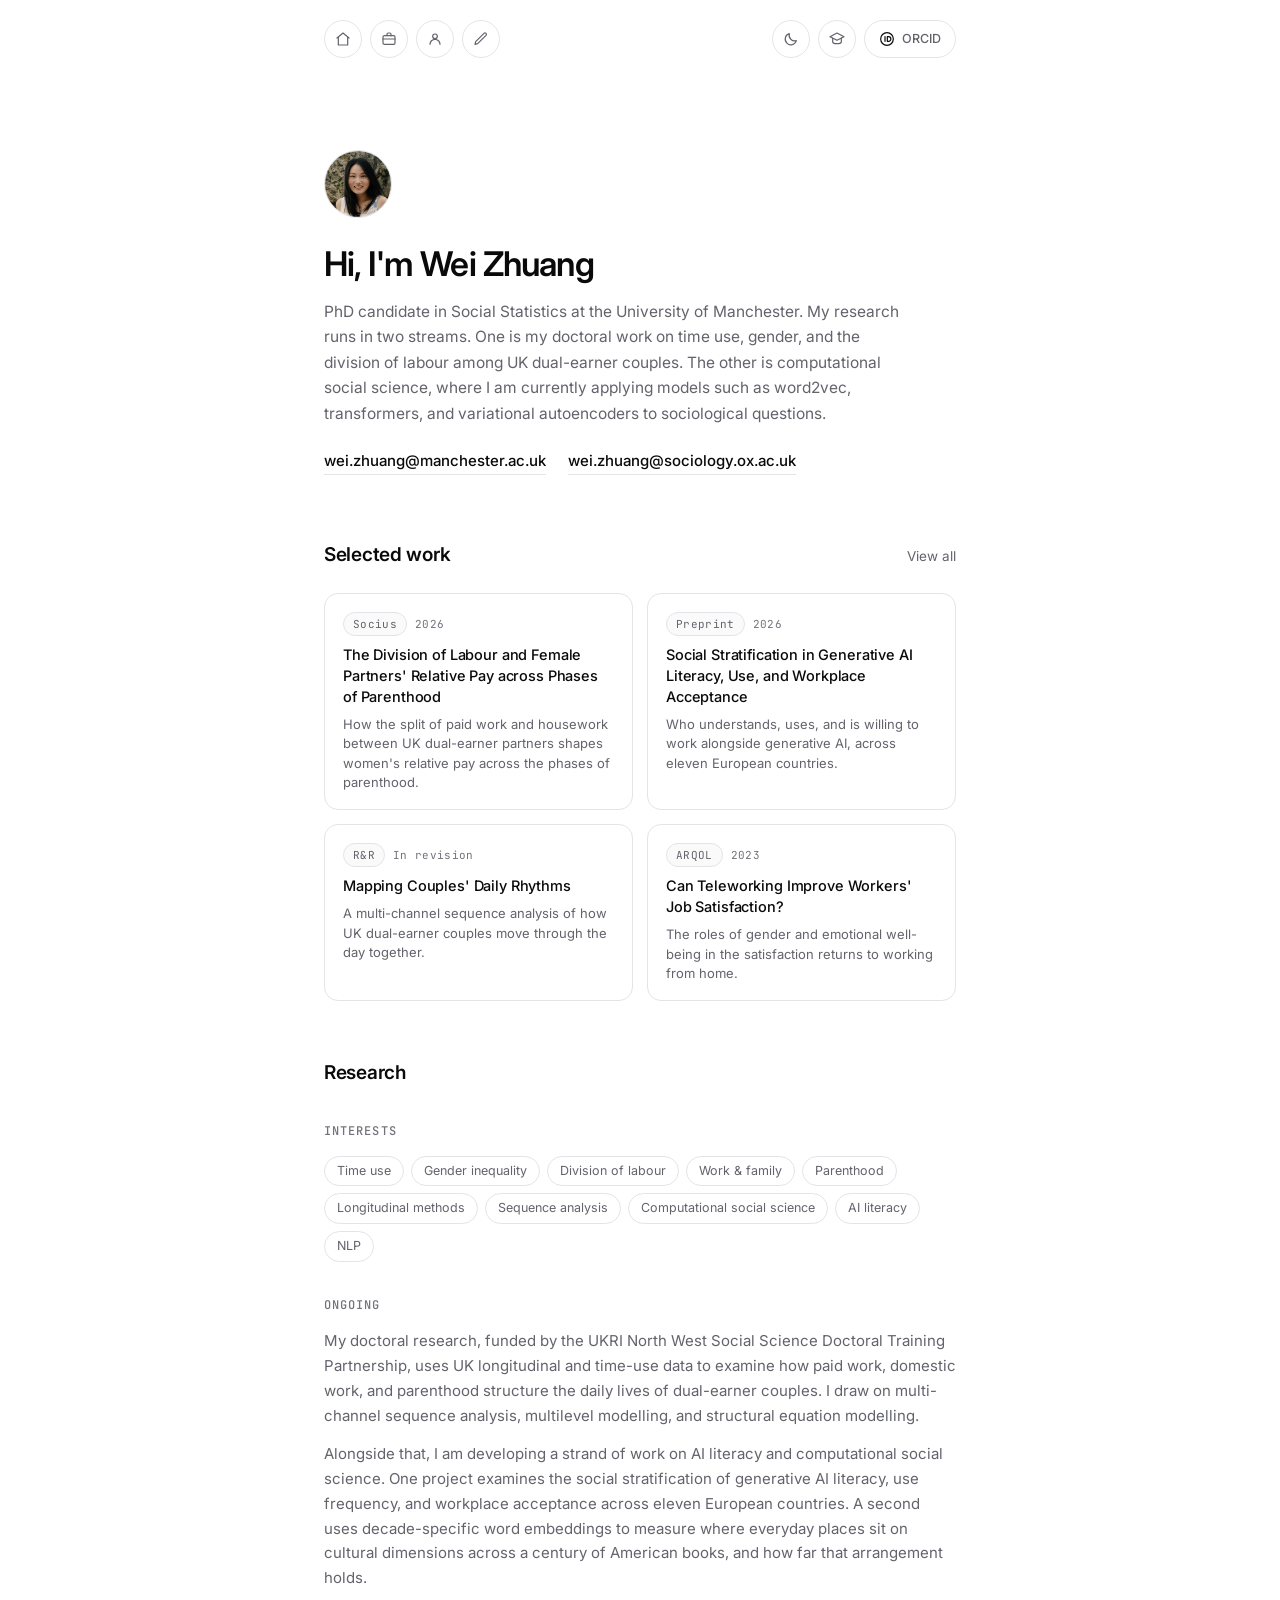
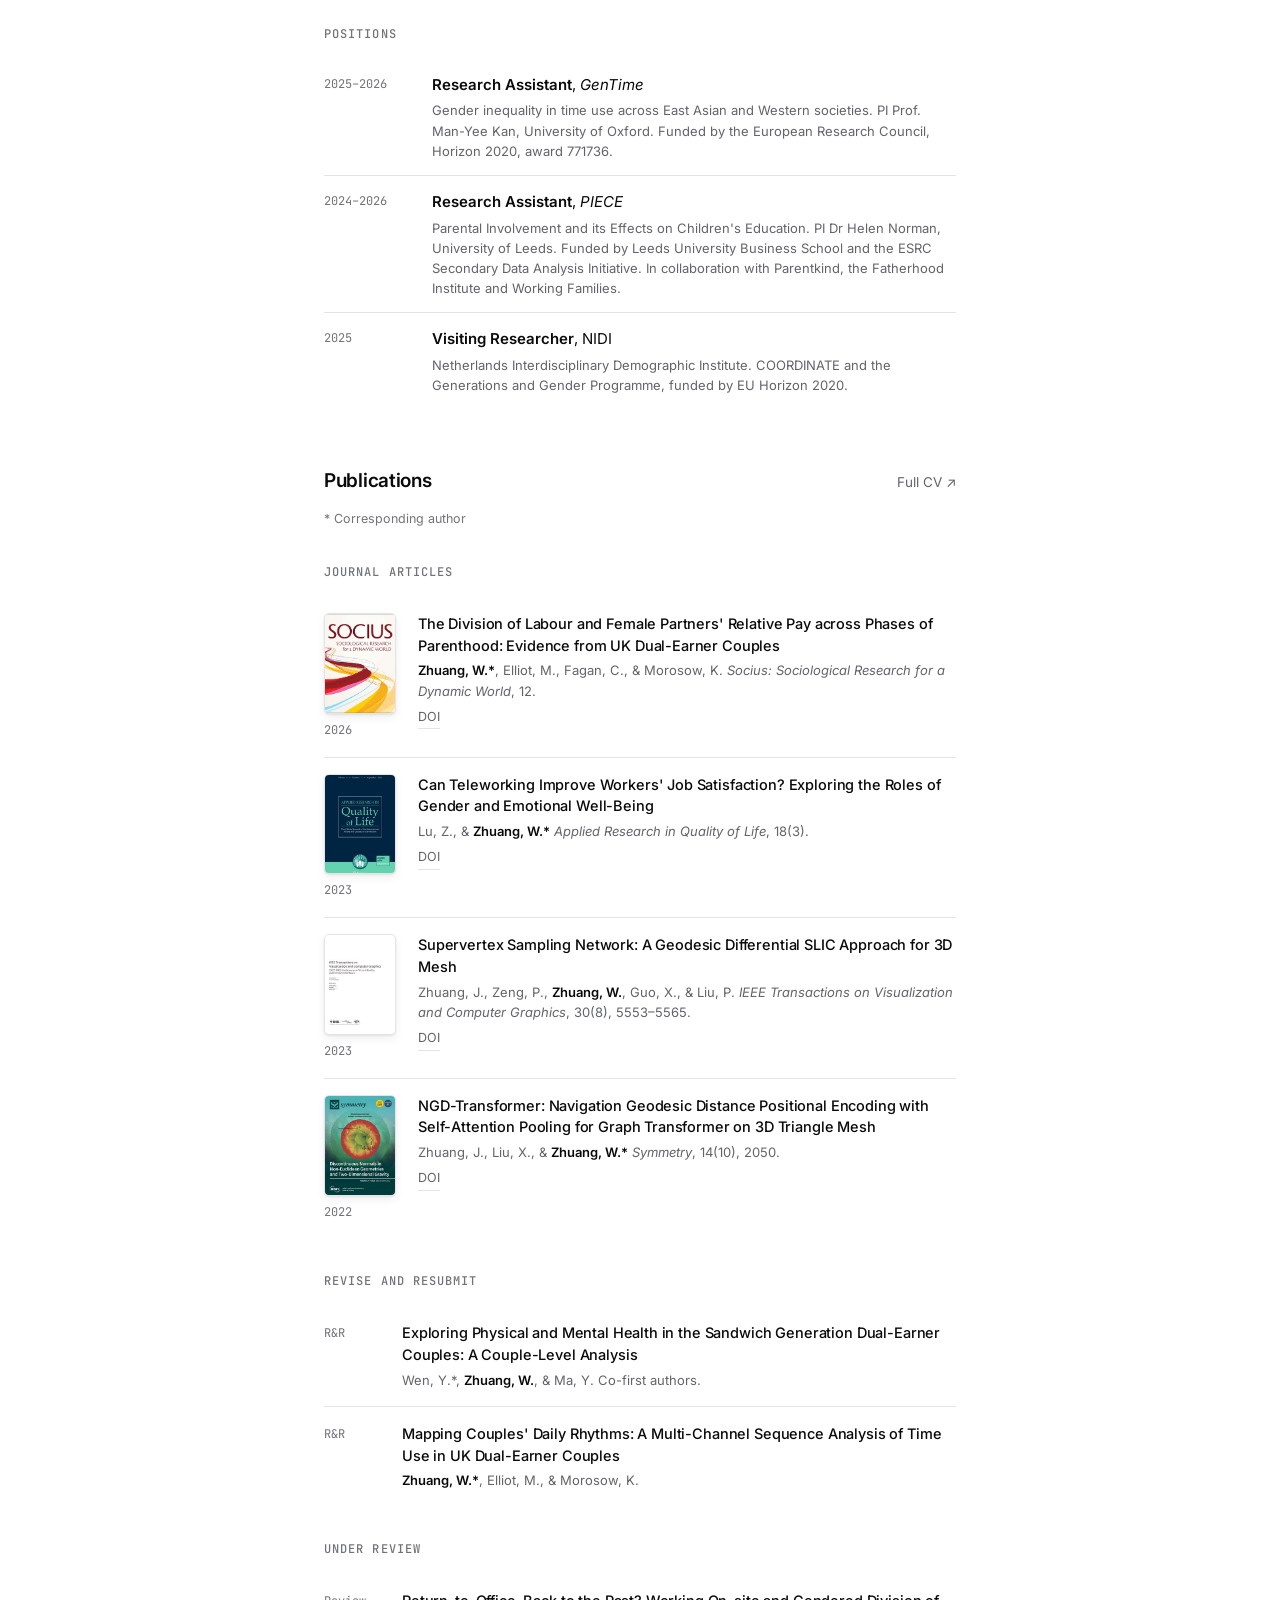
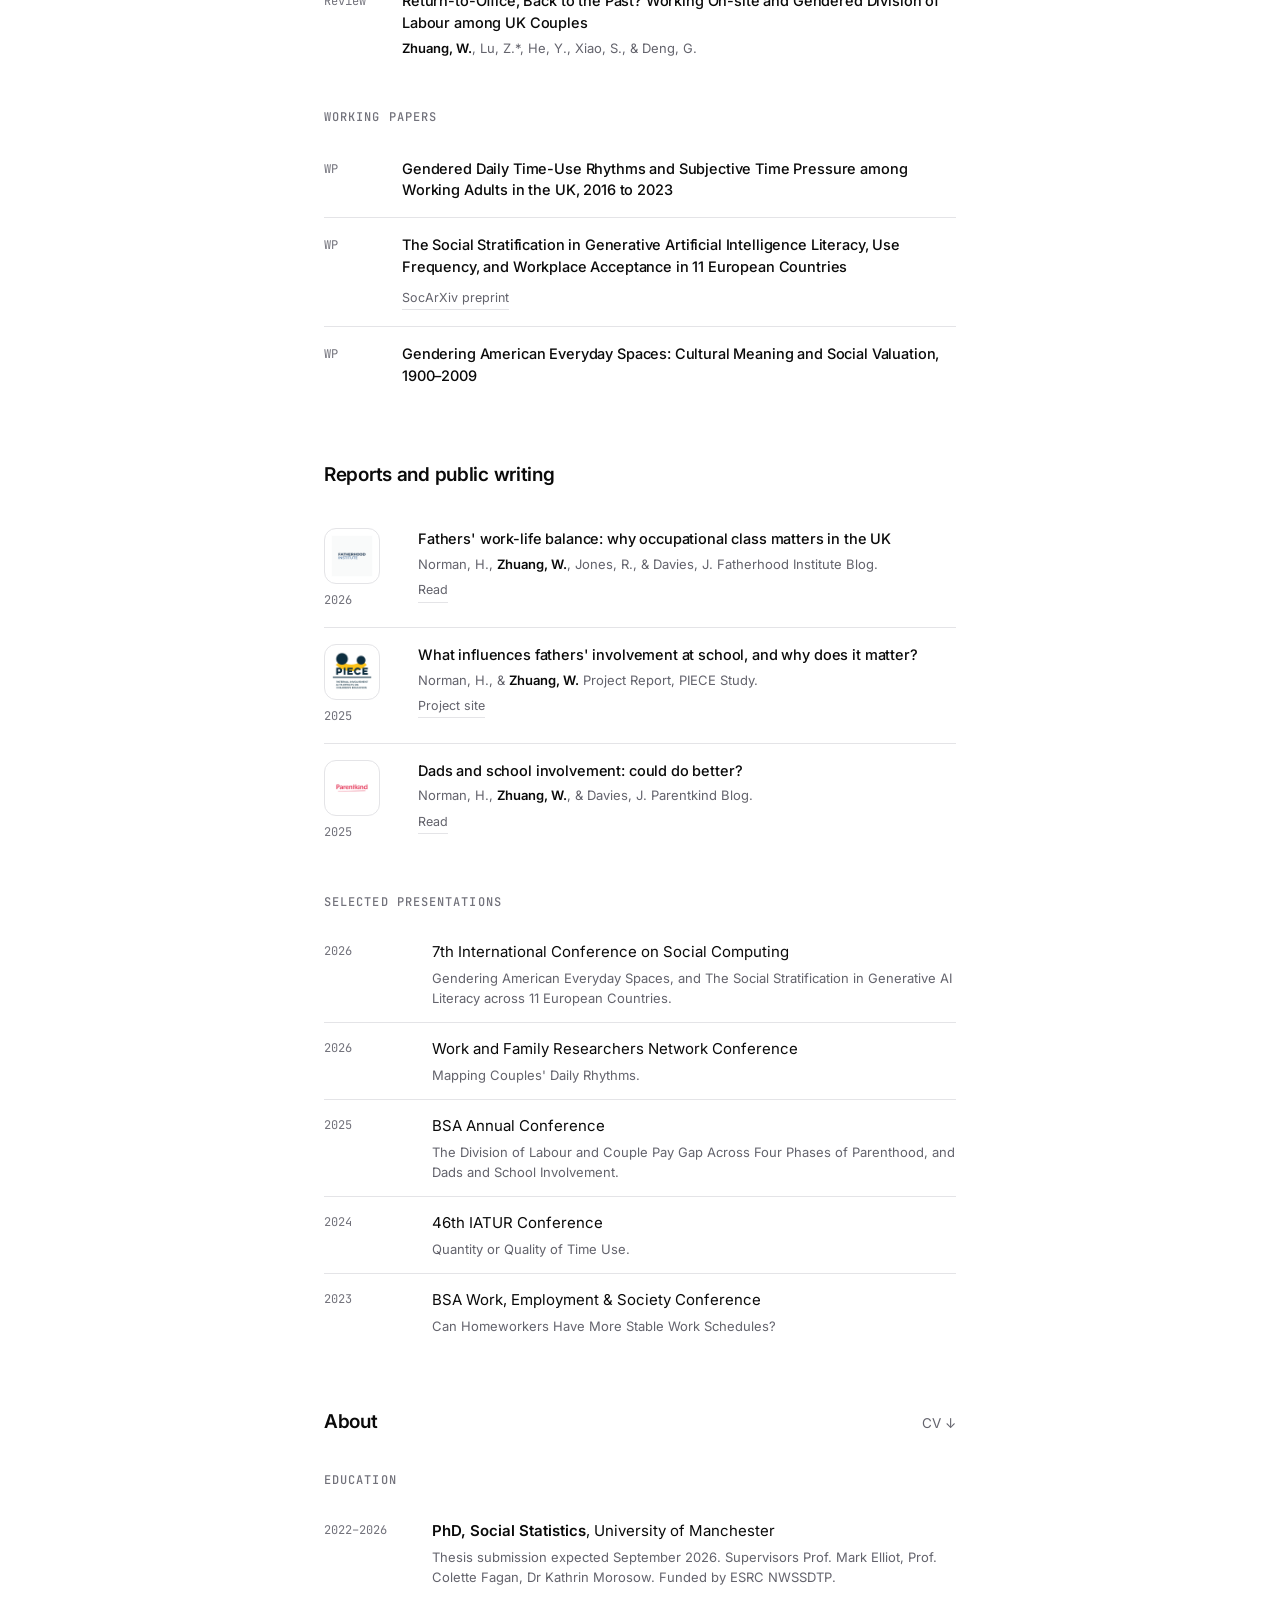
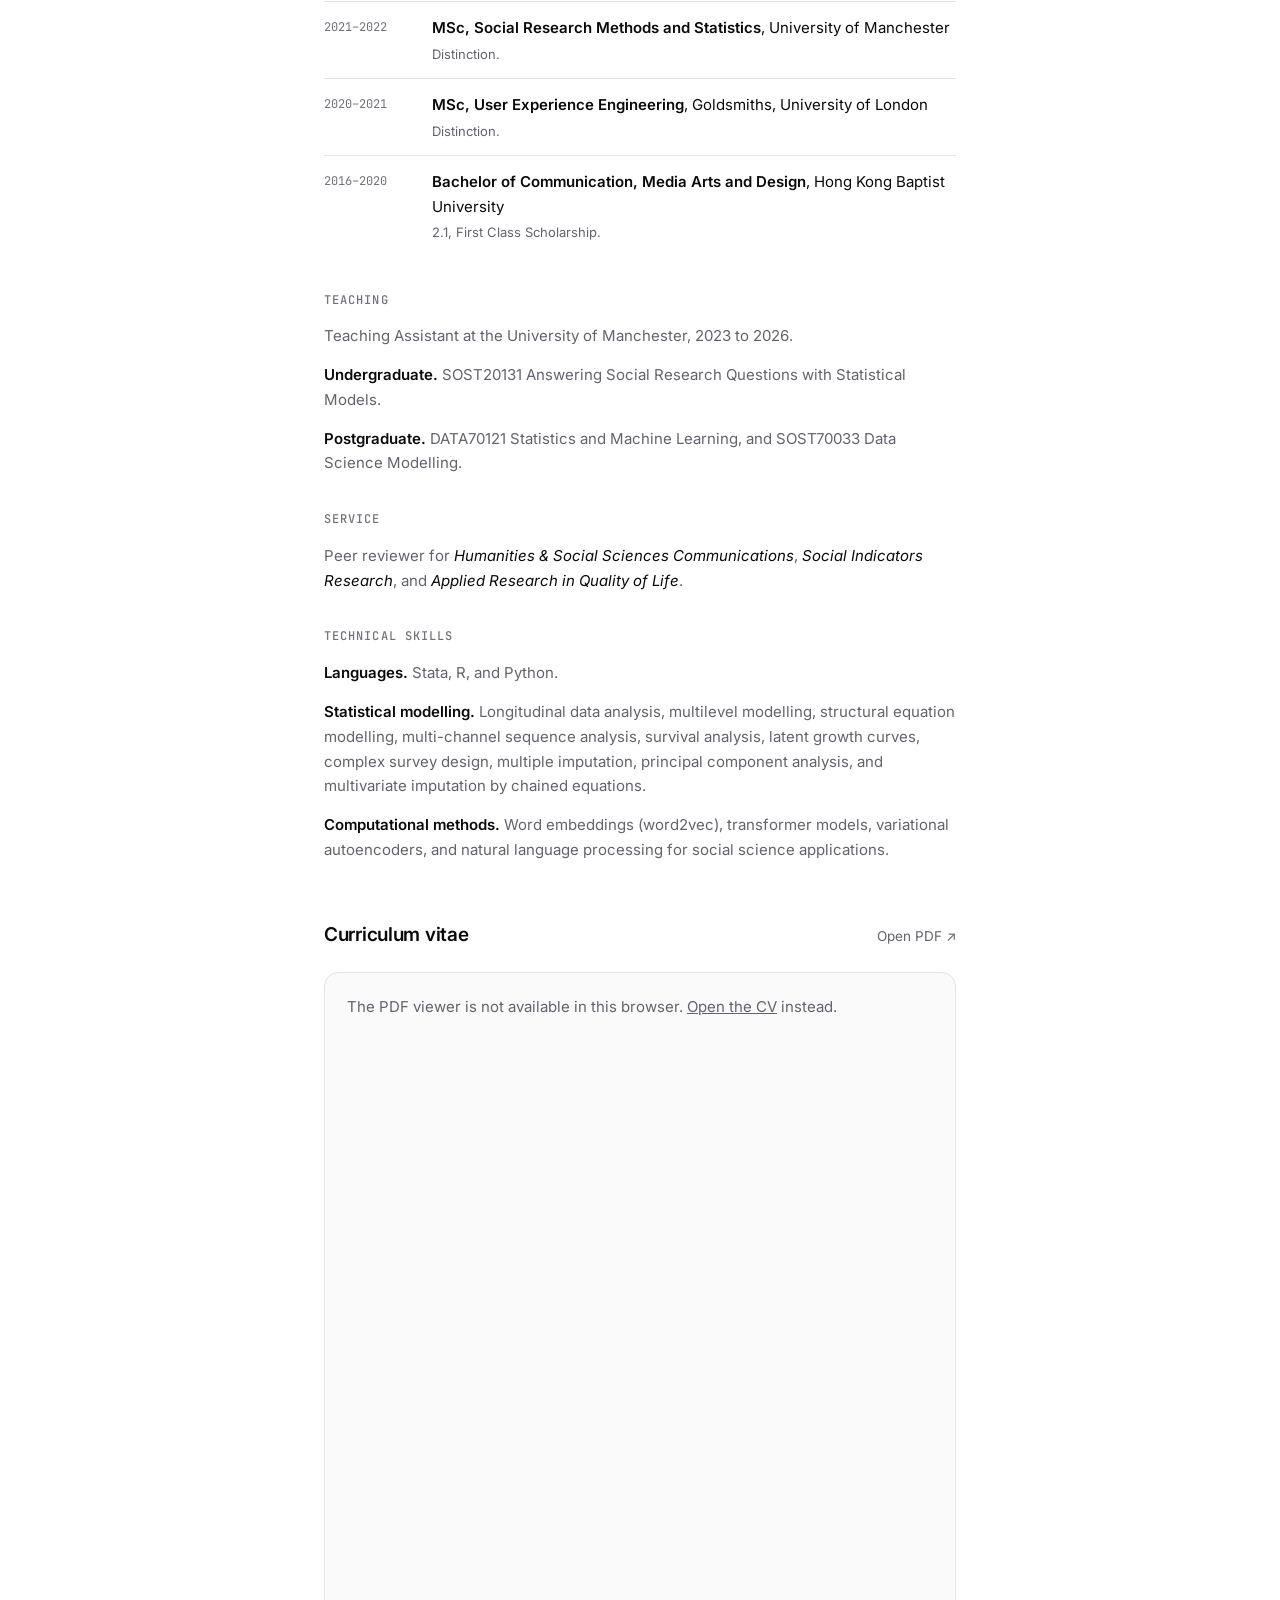
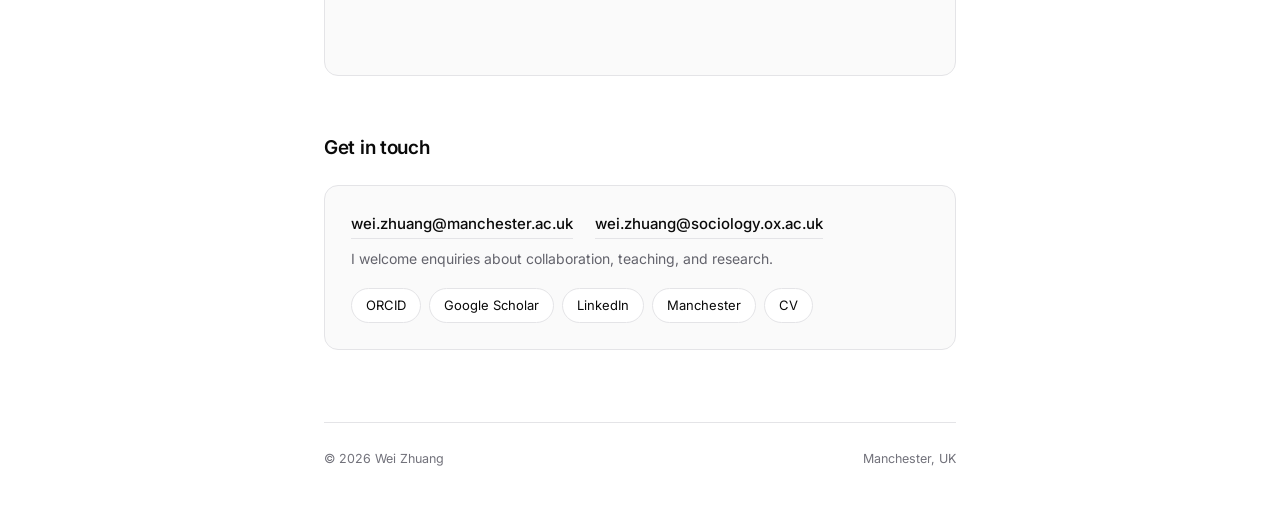
<file: index.html>
<!DOCTYPE html>
<html lang="en">
<head>
<meta charset="UTF-8" />
<meta name="viewport" content="width=device-width, initial-scale=1.0" />
<title>Wei Zhuang</title>
<meta name="description" content="Wei Zhuang, PhD candidate in Social Statistics at the University of Manchester. Research on time use, gender, and the division of labour." />
<script>
  (function () {
    var root = document.documentElement, t = null;
    try {
      var q = new URLSearchParams(location.search).get('theme');
      if (q === 'dark' || q === 'light') {
        t = q;
        if (history.replaceState) {
          var u = new URL(location.href); u.searchParams.delete('theme');
          history.replaceState(null, '', u.pathname + u.search + u.hash);
        }
      } else {
        t = localStorage.getItem('theme');
        if (t !== 'dark' && t !== 'light') t = null;
      }
    } catch (e) {}
    if (t === 'dark' || (!t && matchMedia('(prefers-color-scheme: dark)').matches)) root.classList.add('dark');
  })();
</script>
<link rel="preconnect" href="https://fonts.googleapis.com">
<link rel="preconnect" href="https://fonts.gstatic.com" crossorigin>
<link href="https://fonts.googleapis.com/css2?family=Inter:wght@400;500;600&amp;family=JetBrains+Mono:wght@400;500&amp;display=swap" rel="stylesheet">
<link rel="stylesheet" href="style.css" />
</head>
<body>

<div class="topbar">
  <div class="topbar-inner">
    <nav class="pills">
      <a class="pill" href="#top" aria-label="Home" title="Home">
        <svg aria-hidden="true" focusable="false" viewBox="0 0 24 24" fill="none" stroke="currentColor" stroke-width="1.8" stroke-linecap="round" stroke-linejoin="round"><path d="M3 10.5 12 3l9 7.5"/><path d="M5 9.5V21h14V9.5"/></svg>
      </a>
      <a class="pill" href="#work" aria-label="Work" title="Work">
        <svg aria-hidden="true" focusable="false" viewBox="0 0 24 24" fill="none" stroke="currentColor" stroke-width="1.8" stroke-linecap="round" stroke-linejoin="round"><rect x="3" y="7" width="18" height="13" rx="2"/><path d="M9 7V5a2 2 0 0 1 2-2h2a2 2 0 0 1 2 2v2"/><path d="M3 12h18"/></svg>
      </a>
      <a class="pill" href="#about" aria-label="About" title="About">
        <svg aria-hidden="true" focusable="false" viewBox="0 0 24 24" fill="none" stroke="currentColor" stroke-width="1.8" stroke-linecap="round" stroke-linejoin="round"><circle cx="12" cy="8" r="3.5"/><path d="M4.5 20a7.5 7.5 0 0 1 15 0"/></svg>
      </a>
      <a class="pill" href="#writing" aria-label="Writing" title="Writing">
        <svg aria-hidden="true" focusable="false" viewBox="0 0 24 24" fill="none" stroke="currentColor" stroke-width="1.8" stroke-linecap="round" stroke-linejoin="round"><path d="M16.5 3.5a2.12 2.12 0 0 1 3 3L7 19l-4 1 1-4Z"/></svg>
      </a>
    </nav>

    <div class="pills">
      <button class="pill" id="theme" type="button" aria-label="Switch to dark theme" aria-pressed="false" title="Toggle theme">
        <svg aria-hidden="true" focusable="false" class="moon" viewBox="0 0 24 24" fill="none" stroke="currentColor" stroke-width="1.8" stroke-linecap="round" stroke-linejoin="round"><path d="M20 14.5A8.5 8.5 0 0 1 9.5 4a8.5 8.5 0 1 0 10.5 10.5Z"/></svg>
        <svg aria-hidden="true" focusable="false" class="sun" viewBox="0 0 24 24" fill="none" stroke="currentColor" stroke-width="1.8" stroke-linecap="round" stroke-linejoin="round"><circle cx="12" cy="12" r="4"/><path d="M12 2v2M12 20v2M4.9 4.9l1.4 1.4M17.7 17.7l1.4 1.4M2 12h2M20 12h2M4.9 19.1l1.4-1.4M17.7 6.3l1.4-1.4"/></svg>
      </button>
      <a class="pill" href="https://scholar.google.com/citations?user=qSctp6sAAAAJ&amp;hl=en" target="_blank" rel="noopener" aria-label="Google Scholar" title="Google Scholar">
        <svg aria-hidden="true" focusable="false" viewBox="0 0 24 24" fill="none" stroke="currentColor" stroke-width="1.8" stroke-linecap="round" stroke-linejoin="round"><path d="M12 3 1.5 8.5 12 14l10.5-5.5Z"/><path d="M5.5 10.8V16c0 1.7 2.9 3 6.5 3s6.5-1.3 6.5-3v-5.2"/></svg>
      </a>
      <a class="pill pill-wide" href="https://orcid.org/0000-0002-6992-4039" target="_blank" rel="noopener" aria-label="ORCID" title="ORCID">
        <svg aria-hidden="true" focusable="false" viewBox="0 0 24 24" fill="none" stroke="currentColor" stroke-width="1.8" stroke-linecap="round" stroke-linejoin="round"><circle cx="12" cy="12" r="9.5"/><path d="M9 8.5v7"/><path d="M12.5 15.5v-7h1.8a3.5 3.5 0 0 1 0 7Z"/></svg>
        <span class="count">ORCID</span>
      </a>
    </div>
  </div>
</div>

<div class="wrap" id="top">

  <!-- HERO -->
  <header class="hero">
    <img class="avatar" src="avatar.jpg" alt="Wei Zhuang" />
    <h1>Hi, I'm Wei Zhuang</h1>
    <p class="lead">PhD candidate in Social Statistics at the University of Manchester. My research runs in two streams. One is my doctoral work on time use, gender, and the division of labour among UK dual-earner couples. The other is computational social science, where I am currently applying models such as word2vec, transformers, and variational autoencoders to sociological questions.</p>
    <div class="mails">
      <a class="hero-mail" href="mailto:wei.zhuang@manchester.ac.uk">wei.zhuang@manchester.ac.uk</a>
      <a class="hero-mail" href="mailto:wei.zhuang@sociology.ox.ac.uk">wei.zhuang@sociology.ox.ac.uk</a>
    </div>
  </header>

  <main>

  <!-- SELECTED WORK -->
  <section id="work">
    <div class="sec-head">
      <h2>Selected work</h2>
      <a class="sec-link" href="#publications">View all</a>
    </div>
    <div class="cards">
      <a class="card" href="https://doi.org/10.1177/23780231261461384" target="_blank" rel="noopener">
        <div class="card-top"><span class="badge">Socius</span><span>2026</span></div>
        <p class="card-title">The Division of Labour and Female Partners' Relative Pay across Phases of Parenthood</p>
        <p class="card-meta">How the split of paid work and housework between UK dual-earner partners shapes women's relative pay across the phases of parenthood.</p>
      </a>
      <a class="card" href="https://osf.io/preprints/socarxiv/db7hj" target="_blank" rel="noopener">
        <div class="card-top"><span class="badge">Preprint</span><span>2026</span></div>
        <p class="card-title">Social Stratification in Generative AI Literacy, Use, and Workplace Acceptance</p>
        <p class="card-meta">Who understands, uses, and is willing to work alongside generative AI, across eleven European countries.</p>
      </a>
      <a class="card" href="#publications">
        <div class="card-top"><span class="badge">R&amp;R</span><span>In revision</span></div>
        <p class="card-title">Mapping Couples' Daily Rhythms</p>
        <p class="card-meta">A multi-channel sequence analysis of how UK dual-earner couples move through the day together.</p>
      </a>
      <a class="card" href="https://doi.org/10.1007/s11482-023-10145-4" target="_blank" rel="noopener">
        <div class="card-top"><span class="badge">ARQOL</span><span>2023</span></div>
        <p class="card-title">Can Teleworking Improve Workers' Job Satisfaction?</p>
        <p class="card-meta">The roles of gender and emotional well-being in the satisfaction returns to working from home.</p>
      </a>
    </div>
  </section>

  <!-- RESEARCH -->
  <section id="research">
    <div class="sec-head"><h2>Research</h2></div>

    <h3>Interests</h3>
    <ul class="tags">
      <li>Time use</li>
      <li>Gender inequality</li>
      <li>Division of labour</li>
      <li>Work &amp; family</li>
      <li>Parenthood</li>
      <li>Longitudinal methods</li>
      <li>Sequence analysis</li>
      <li>Computational social science</li>
      <li>AI literacy</li>
      <li>NLP</li>
    </ul>

    <h3>Ongoing</h3>
    <p class="prose">My doctoral research, funded by the UKRI North West Social Science Doctoral Training Partnership, uses UK longitudinal and time-use data to examine how paid work, domestic work, and parenthood structure the daily lives of dual-earner couples. I draw on multi-channel sequence analysis, multilevel modelling, and structural equation modelling.</p>
    <p class="prose">Alongside that, I am developing a strand of work on AI literacy and computational social science. One project examines the social stratification of generative AI literacy, use frequency, and workplace acceptance across eleven European countries. A second uses decade-specific word embeddings to measure where everyday places sit on cultural dimensions across a century of American books, and how far that arrangement holds.</p>

    <h3>Positions</h3>
    <ul class="rows">
      <li><span class="yr">2025–2026</span><span><strong>Research Assistant</strong>, <em>GenTime</em><span class="note">Gender inequality in time use across East Asian and Western societies. PI Prof. Man-Yee Kan, University of Oxford. Funded by the European Research Council, Horizon 2020, award 771736.</span></span></li>
      <li><span class="yr">2024–2026</span><span><strong>Research Assistant</strong>, <em>PIECE</em><span class="note">Parental Involvement and its Effects on Children's Education. PI Dr Helen Norman, University of Leeds. Funded by Leeds University Business School and the ESRC Secondary Data Analysis Initiative. In collaboration with Parentkind, the Fatherhood Institute and Working Families.</span></span></li>
      <li><span class="yr">2025</span><span><strong>Visiting Researcher</strong>, NIDI<span class="note">Netherlands Interdisciplinary Demographic Institute. COORDINATE and the Generations and Gender Programme, funded by EU Horizon 2020.</span></span></li>
    </ul>
  </section>

  <!-- PUBLICATIONS -->
  <section id="publications">
    <div class="sec-head">
      <h2>Publications</h2>
      <a class="sec-link" href="cv.pdf" target="_blank" rel="noopener">Full CV ↗</a>
    </div>
    <p class="legend">* Corresponding author</p>

    <h3>Journal articles</h3>
    <div class="pub-list covers">
      <article class="pub">
        <div class="thumb-col">
          <img class="cover" src="img/cover-socius.jpg" alt="Socius cover" width="72" height="101" loading="lazy" />
          <span class="pub-yr">2026</span>
        </div>
        <div>
          <p class="pub-title">The Division of Labour and Female Partners' Relative Pay across Phases of Parenthood: Evidence from UK Dual-Earner Couples</p>
          <p class="pub-meta"><strong>Zhuang, W.*</strong>, Elliot, M., Fagan, C., &amp; Morosow, K. <em>Socius: Sociological Research for a Dynamic World</em>, 12.</p>
          <a class="pub-link" href="https://doi.org/10.1177/23780231261461384" target="_blank" rel="noopener">DOI</a>
        </div>
      </article>
      <article class="pub">
        <div class="thumb-col">
          <img class="cover" src="img/cover-arqol.jpg" alt="Applied Research in Quality of Life cover" width="72" height="101" loading="lazy" />
          <span class="pub-yr">2023</span>
        </div>
        <div>
          <p class="pub-title">Can Teleworking Improve Workers' Job Satisfaction? Exploring the Roles of Gender and Emotional Well-Being</p>
          <p class="pub-meta">Lu, Z., &amp; <strong>Zhuang, W.*</strong> <em>Applied Research in Quality of Life</em>, 18(3).</p>
          <a class="pub-link" href="https://doi.org/10.1007/s11482-023-10145-4" target="_blank" rel="noopener">DOI</a>
        </div>
      </article>
      <article class="pub">
        <div class="thumb-col">
          <img class="cover" src="img/cover-tvcg.jpg" alt="IEEE Transactions on Visualization and Computer Graphics cover" width="72" height="101" loading="lazy" />
          <span class="pub-yr">2023</span>
        </div>
        <div>
          <p class="pub-title">Supervertex Sampling Network: A Geodesic Differential SLIC Approach for 3D Mesh</p>
          <p class="pub-meta">Zhuang, J., Zeng, P., <strong>Zhuang, W.</strong>, Guo, X., &amp; Liu, P. <em>IEEE Transactions on Visualization and Computer Graphics</em>, 30(8), 5553–5565.</p>
          <a class="pub-link" href="https://doi.org/10.1109/TVCG.2023.3294845" target="_blank" rel="noopener">DOI</a>
        </div>
      </article>
      <article class="pub">
        <div class="thumb-col">
          <img class="cover" src="img/cover-symmetry.jpg" alt="Symmetry cover" width="72" height="101" loading="lazy" />
          <span class="pub-yr">2022</span>
        </div>
        <div>
          <p class="pub-title">NGD-Transformer: Navigation Geodesic Distance Positional Encoding with Self-Attention Pooling for Graph Transformer on 3D Triangle Mesh</p>
          <p class="pub-meta">Zhuang, J., Liu, X., &amp; <strong>Zhuang, W.*</strong> <em>Symmetry</em>, 14(10), 2050.</p>
          <a class="pub-link" href="https://doi.org/10.3390/sym14102050" target="_blank" rel="noopener">DOI</a>
        </div>
      </article>
    </div>

    <h3>Revise and resubmit</h3>
    <div class="pub-list">
      <article class="pub">
        <span class="pub-yr">R&amp;R</span>
        <div>
          <p class="pub-title">Exploring Physical and Mental Health in the Sandwich Generation Dual-Earner Couples: A Couple-Level Analysis</p>
          <p class="pub-meta">Wen, Y.*, <strong>Zhuang, W.</strong>, &amp; Ma, Y. Co-first authors.</p>
        </div>
      </article>
      <article class="pub">
        <span class="pub-yr">R&amp;R</span>
        <div>
          <p class="pub-title">Mapping Couples' Daily Rhythms: A Multi-Channel Sequence Analysis of Time Use in UK Dual-Earner Couples</p>
          <p class="pub-meta"><strong>Zhuang, W.*</strong>, Elliot, M., &amp; Morosow, K.</p>
        </div>
      </article>
    </div>

    <h3>Under review</h3>
    <div class="pub-list">
      <article class="pub">
        <span class="pub-yr">Review</span>
        <div>
          <p class="pub-title">Return-to-Office, Back to the Past? Working On-site and Gendered Division of Labour among UK Couples</p>
          <p class="pub-meta"><strong>Zhuang, W.</strong>, Lu, Z.*, He, Y., Xiao, S., &amp; Deng, G.</p>
        </div>
      </article>
    </div>

    <h3>Working papers</h3>
    <div class="pub-list">
      <article class="pub">
        <span class="pub-yr">WP</span>
        <div>
          <p class="pub-title">Gendered Daily Time-Use Rhythms and Subjective Time Pressure among Working Adults in the UK, 2016 to 2023</p>
        </div>
      </article>
      <article class="pub">
        <span class="pub-yr">WP</span>
        <div>
          <p class="pub-title">The Social Stratification in Generative Artificial Intelligence Literacy, Use Frequency, and Workplace Acceptance in 11 European Countries</p>
          <a class="pub-link" href="https://osf.io/preprints/socarxiv/db7hj" target="_blank" rel="noopener">SocArXiv preprint</a>
        </div>
      </article>
      <article class="pub">
        <span class="pub-yr">WP</span>
        <div>
          <p class="pub-title">Gendering American Everyday Spaces: Cultural Meaning and Social Valuation, 1900–2009</p>
        </div>
      </article>
    </div>
  </section>

  <!-- WRITING -->
  <section id="writing">
    <div class="sec-head"><h2>Reports and public writing</h2></div>
    <div class="pub-list logos">
      <article class="pub">
        <div class="thumb-col">
          <img class="logo" src="img/logo-fatherhood.png" alt="Fatherhood Institute" width="56" height="56" loading="lazy" />
          <span class="pub-yr">2026</span>
        </div>
        <div>
          <p class="pub-title">Fathers' work-life balance: why occupational class matters in the UK</p>
          <p class="pub-meta">Norman, H., <strong>Zhuang, W.</strong>, Jones, R., &amp; Davies, J. Fatherhood Institute Blog.</p>
          <a class="pub-link" href="https://www.fatherhoodinstitute.org/post/fathers-work-life-balance" target="_blank" rel="noopener">Read</a>
        </div>
      </article>
      <article class="pub">
        <div class="thumb-col">
          <img class="logo" src="img/logo-piece.png" alt="PIECE study" width="56" height="56" loading="lazy" />
          <span class="pub-yr">2025</span>
        </div>
        <div>
          <p class="pub-title">What influences fathers' involvement at school, and why does it matter?</p>
          <p class="pub-meta">Norman, H., &amp; <strong>Zhuang, W.</strong> Project Report, PIECE Study.</p>
          <a class="pub-link" href="https://piecestudy.org/papers/" target="_blank" rel="noopener">Project site</a>
        </div>
      </article>
      <article class="pub">
        <div class="thumb-col">
          <img class="logo" src="img/logo-parentkind.png" alt="Parentkind" width="56" height="56" loading="lazy" />
          <span class="pub-yr">2025</span>
        </div>
        <div>
          <p class="pub-title">Dads and school involvement: could do better?</p>
          <p class="pub-meta">Norman, H., <strong>Zhuang, W.</strong>, &amp; Davies, J. Parentkind Blog.</p>
          <a class="pub-link" href="https://www.parentkind.org.uk/about-us/news-and-blogs/blog/dads-and-school-involvement-could-do-better" target="_blank" rel="noopener">Read</a>
        </div>
      </article>
    </div>

    <h3>Selected presentations</h3>
    <ul class="rows">
      <li><span class="yr">2026</span><span>7th International Conference on Social Computing<span class="note">Gendering American Everyday Spaces, and The Social Stratification in Generative AI Literacy across 11 European Countries.</span></span></li>
      <li><span class="yr">2026</span><span>Work and Family Researchers Network Conference<span class="note">Mapping Couples' Daily Rhythms.</span></span></li>
      <li><span class="yr">2025</span><span>BSA Annual Conference<span class="note">The Division of Labour and Couple Pay Gap Across Four Phases of Parenthood, and Dads and School Involvement.</span></span></li>
      <li><span class="yr">2024</span><span>46th IATUR Conference<span class="note">Quantity or Quality of Time Use.</span></span></li>
      <li><span class="yr">2023</span><span>BSA Work, Employment &amp; Society Conference<span class="note">Can Homeworkers Have More Stable Work Schedules?</span></span></li>
    </ul>
  </section>

  <!-- ABOUT -->
  <section id="about">
    <div class="sec-head">
      <h2>About</h2>
      <a class="sec-link" href="#cv">CV ↓</a>
    </div>

    <h3>Education</h3>
    <ul class="rows">
      <li><span class="yr">2022–2026</span><span><strong>PhD, Social Statistics</strong>, University of Manchester<span class="note">Thesis submission expected September 2026. Supervisors Prof. Mark Elliot, Prof. Colette Fagan, Dr Kathrin Morosow. Funded by ESRC NWSSDTP.</span></span></li>
      <li><span class="yr">2021–2022</span><span><strong>MSc, Social Research Methods and Statistics</strong>, University of Manchester<span class="note">Distinction.</span></span></li>
      <li><span class="yr">2020–2021</span><span><strong>MSc, User Experience Engineering</strong>, Goldsmiths, University of London<span class="note">Distinction.</span></span></li>
      <li><span class="yr">2016–2020</span><span><strong>Bachelor of Communication, Media Arts and Design</strong>, Hong Kong Baptist University<span class="note">2.1, First Class Scholarship.</span></span></li>
    </ul>

    <h3>Teaching</h3>
    <p class="prose">Teaching Assistant at the University of Manchester, 2023 to 2026.</p>
    <p class="prose"><strong>Undergraduate.</strong> SOST20131 Answering Social Research Questions with Statistical Models.</p>
    <p class="prose"><strong>Postgraduate.</strong> DATA70121 Statistics and Machine Learning, and SOST70033 Data Science Modelling.</p>

    <h3>Service</h3>
    <p class="prose">Peer reviewer for <em>Humanities &amp; Social Sciences Communications</em>, <em>Social Indicators Research</em>, and <em>Applied Research in Quality of Life</em>.</p>

    <h3>Technical skills</h3>
    <p class="prose"><strong>Languages.</strong> Stata, R, and Python.</p>
    <p class="prose"><strong>Statistical modelling.</strong> Longitudinal data analysis, multilevel modelling, structural equation modelling, multi-channel sequence analysis, survival analysis, latent growth curves, complex survey design, multiple imputation, principal component analysis, and multivariate imputation by chained equations.</p>
    <p class="prose"><strong>Computational methods.</strong> Word embeddings (word2vec), transformer models, variational autoencoders, and natural language processing for social science applications.</p>
  </section>

  <!-- CV -->
  <section id="cv">
    <div class="sec-head">
      <h2>Curriculum vitae</h2>
      <a class="sec-link" href="cv.pdf" target="_blank" rel="noopener">Open PDF ↗</a>
    </div>
    <div class="cv-frame">
      <object data="cv.pdf#view=FitH" type="application/pdf" aria-label="Wei Zhuang CV">
        <p class="prose cv-fallback">The PDF viewer is not available in this browser. <a href="cv.pdf" target="_blank" rel="noopener">Open the CV</a> instead.</p>
      </object>
    </div>
  </section>

  <!-- CONTACT -->
  <section id="contact">
    <div class="sec-head"><h2>Get in touch</h2></div>
    <div class="contact-card">
      <div class="mails">
        <a class="hero-mail" href="mailto:wei.zhuang@manchester.ac.uk">wei.zhuang@manchester.ac.uk</a>
        <a class="hero-mail" href="mailto:wei.zhuang@sociology.ox.ac.uk">wei.zhuang@sociology.ox.ac.uk</a>
      </div>
      <p class="contact-sub">I welcome enquiries about collaboration, teaching, and research.</p>
      <div class="links">
        <a href="https://orcid.org/0000-0002-6992-4039" target="_blank" rel="noopener">ORCID</a>
        <a href="https://scholar.google.com/citations?user=qSctp6sAAAAJ&amp;hl=en" target="_blank" rel="noopener">Google Scholar</a>
        <a href="https://www.linkedin.com/in/wei-zhuang" target="_blank" rel="noopener">LinkedIn</a>
        <a href="https://research.manchester.ac.uk/en/persons/wei.zhuang-2-postgrad" target="_blank" rel="noopener">Manchester</a>
        <a href="cv.pdf" target="_blank" rel="noopener">CV</a>
      </div>
    </div>
  </section>

  </main>

  <footer>
    <span>© <span id="year"></span> Wei Zhuang</span>
    <span>Manchester, UK</span>
  </footer>

</div>

<script>
  document.getElementById('year').textContent = new Date().getFullYear();
  var themeBtn = document.getElementById('theme');
  function syncTheme() {
    var dark = document.documentElement.classList.contains('dark');
    themeBtn.setAttribute('aria-pressed', dark ? 'true' : 'false');
    themeBtn.setAttribute('aria-label', dark ? 'Switch to light theme' : 'Switch to dark theme');
  }
  syncTheme();
  themeBtn.addEventListener('click', function () {
    var dark = document.documentElement.classList.toggle('dark');
    try { localStorage.setItem('theme', dark ? 'dark' : 'light'); } catch (e) {}
    syncTheme();
  });
</script>

</body>
</html>
</file>
<file: style.css>
/* weizhuang.net */

:root {
  --bg: #ffffff;
  --fg: #0a0a0a;
  --muted: #63636c;
  --faint: #72727b;
  --border: #e4e4e7;
  --surface: #fafafa;
  --surface-hover: #f4f4f5;
  --accent: #18181b;
  --radius: 14px;
  color-scheme: light;
}
.dark {
  --bg: #09090b;
  --fg: #fafafa;
  --muted: #a1a1aa;
  --faint: #85858f;
  --border: #27272a;
  --surface: #131316;
  --surface-hover: #1c1c20;
  --accent: #fafafa;
  color-scheme: dark;
}

* { box-sizing: border-box; }
html { -webkit-text-size-adjust: 100%; scroll-behavior: smooth; scroll-padding-top: 96px; }
body {
  margin: 0;
  background: var(--bg);
  color: var(--fg);
  font-family: 'Inter', -apple-system, BlinkMacSystemFont, 'Segoe UI', sans-serif;
  font-size: 15px;
  line-height: 1.65;
  -webkit-font-smoothing: antialiased;
  transition: background .2s ease, color .2s ease;
}
a { color: inherit; }
img { max-width: 100%; display: block; }

.wrap { max-width: 680px; margin: 0 auto; padding: 0 24px; }

/* ---------- top bar ---------- */
.topbar {
  position: sticky; top: 0; z-index: 50;
  background: var(--bg);
  background: color-mix(in srgb, var(--bg) 82%, transparent);
  backdrop-filter: saturate(180%) blur(12px);
  -webkit-backdrop-filter: saturate(180%) blur(12px);
}
.topbar-inner {
  max-width: 680px; margin: 0 auto; padding: 20px 24px;
  display: flex; align-items: center; justify-content: space-between; gap: 12px;
}
.pills { display: flex; align-items: center; gap: 8px; }
.pill {
  width: 38px; height: 38px; flex: none;
  display: inline-flex; align-items: center; justify-content: center;
  border: 1px solid var(--border); border-radius: 999px;
  background: var(--bg); color: var(--muted);
  text-decoration: none; cursor: pointer;
  transition: background .15s ease, color .15s ease, border-color .15s ease;
}
.pill:hover { background: var(--surface-hover); color: var(--fg); }
.pill svg { width: 16px; height: 16px; }
.pill-wide {
  width: auto; padding: 0 14px; gap: 7px;
  font-size: 12.5px; font-weight: 500; color: var(--fg);
}
.pill-wide .count { color: var(--muted); font-variant-numeric: tabular-nums; }
.sun { display: none; }
.dark .sun { display: block; }
.dark .moon { display: none; }

/* ---------- hero ---------- */
.hero { padding: 72px 0 8px; }
.avatar {
  width: 68px; height: 68px; border-radius: 999px;
  object-fit: cover; border: 1px solid var(--border);
  margin-bottom: 26px;
}
h1 {
  font-size: 34px; font-weight: 600; letter-spacing: -0.025em;
  line-height: 1.2; margin: 0 0 14px;
}
.lead { color: var(--muted); font-size: 15.5px; margin: 0 0 22px; max-width: 38em; text-wrap: pretty; }
.hero-mail {
  display: inline-block; font-weight: 500; text-decoration: none; overflow-wrap: anywhere;
  border-bottom: 1px solid var(--border); padding-bottom: 1px;
  transition: border-color .15s ease;
}
.hero-mail:hover { border-color: var(--fg); }
.mails { display: flex; flex-wrap: wrap; gap: 6px 22px; }
.contact-card .mails { margin-bottom: 8px; }

/* ---------- sections ---------- */
section { padding: 56px 0 0; }
.sec-head {
  display: flex; align-items: baseline; justify-content: space-between;
  gap: 16px; margin-bottom: 22px;
}
h2 { font-size: 19px; font-weight: 600; letter-spacing: -0.015em; margin: 0; }
.sec-link {
  font-size: 13.5px; color: var(--muted); text-decoration: none;
  transition: color .15s ease; white-space: nowrap;
}
.sec-link:hover { color: var(--fg); }
h3 {
  font-size: 12px; font-weight: 500; letter-spacing: .09em; text-transform: uppercase;
  color: var(--faint); margin: 34px 0 14px;
  font-family: 'JetBrains Mono', ui-monospace, monospace;
}
p { margin: 0 0 14px; }
p:last-child { margin-bottom: 0; }
.prose { color: var(--muted); }
.prose em { color: var(--fg); font-style: italic; }
.prose strong { color: var(--fg); font-weight: 600; }

/* ---------- work cards ---------- */
.cards { display: grid; grid-template-columns: 1fr 1fr; gap: 14px; }
.card {
  border: 1px solid var(--border); border-radius: var(--radius);
  padding: 18px 18px 16px; background: var(--bg);
  display: flex; flex-direction: column; gap: 8px;
  text-decoration: none;
  transition: background .15s ease, border-color .15s ease, transform .15s ease;
}
a.card:hover { background: var(--surface); border-color: var(--faint); transform: translateY(-2px); }
.card-top {
  display: flex; align-items: center; gap: 8px;
  font-family: 'JetBrains Mono', ui-monospace, monospace;
  font-size: 11px; color: var(--faint); letter-spacing: .03em;
}
.badge {
  border: 1px solid var(--border); border-radius: 999px;
  padding: 2px 9px; background: var(--surface); color: var(--muted);
}
.card-title { font-size: 14.5px; font-weight: 500; line-height: 1.45; margin: 0; letter-spacing: -0.01em; }
.card-meta { font-size: 13px; color: var(--muted); margin: 0; line-height: 1.5; }

/* ---------- publication list ---------- */
.pub-list { display: flex; flex-direction: column; gap: 0; }
.pub {
  padding: 16px 0; border-bottom: 1px solid var(--border);
  display: grid; grid-template-columns: 62px 1fr; gap: 16px; align-items: start;
}
.pub:last-child { border-bottom: 0; }
.pub-yr {
  font-family: 'JetBrains Mono', ui-monospace, monospace;
  font-size: 12px; color: var(--faint); padding-top: 2px; font-variant-numeric: tabular-nums;
}
.pub-title { font-size: 14.5px; font-weight: 500; line-height: 1.5; margin: 0 0 4px; letter-spacing: -0.01em; }
.pub-meta { font-size: 13px; color: var(--muted); margin: 0; line-height: 1.55; }
.pub-meta strong { font-weight: 600; color: var(--fg); }
.pub-meta em { font-style: italic; }
.pub-link {
  display: inline-block; margin-top: 6px; font-size: 12.5px;
  color: var(--muted); text-decoration: none;
  border-bottom: 1px solid var(--border); padding-bottom: 1px;
  transition: color .15s ease, border-color .15s ease;
}
.pub-link:hover { color: var(--fg); border-color: var(--fg); }
.pub-list.covers .pub, .pub-list.logos .pub { grid-template-columns: 76px 1fr; gap: 18px; }
.thumb-col { display: flex; flex-direction: column; align-items: flex-start; gap: 7px; }
.thumb-col .pub-yr { padding-top: 0; }
.cover {
  width: 72px; height: auto; aspect-ratio: 5 / 7; object-fit: cover; display: block;
  border: 1px solid var(--border); border-radius: 5px; background: #fff;
  box-shadow: 0 1px 2px rgba(0, 0, 0, .08), 0 4px 10px rgba(0, 0, 0, .06);
}
.logo {
  width: 56px; height: 56px; object-fit: contain; display: block; padding: 5px;
  border: 1px solid var(--border); border-radius: 12px; background: #fff;
}
.legend { font-size: 12.5px; color: var(--faint); margin: -10px 0 22px; }

/* ---------- tags ---------- */
.tags { display: flex; flex-wrap: wrap; gap: 7px; list-style: none; padding: 0; margin: 0; }
.tags li {
  border: 1px solid var(--border); border-radius: 999px;
  padding: 4px 12px; font-size: 12.5px; color: var(--muted); background: var(--bg);
}

/* ---------- timeline ---------- */
.rows { list-style: none; padding: 0; margin: 0; }
.rows li {
  display: grid; grid-template-columns: 92px 1fr; gap: 16px;
  padding: 14px 0; border-bottom: 1px solid var(--border);
}
.rows li:last-child { border-bottom: 0; }
.rows .yr {
  font-family: 'JetBrains Mono', ui-monospace, monospace;
  font-size: 12px; color: var(--faint); padding-top: 2px; font-variant-numeric: tabular-nums;
}
.rows strong { font-weight: 600; }
.rows .note { display: block; color: var(--muted); font-size: 13px; margin-top: 3px; line-height: 1.55; }

/* ---------- contact ---------- */
.contact-card {
  border: 1px solid var(--border); border-radius: var(--radius);
  background: var(--surface); padding: 26px;
}
.contact-card p { margin: 0 0 6px; }
.contact-sub { color: var(--muted); font-size: 14px; margin: 0 0 18px !important; }
.links { display: flex; flex-wrap: wrap; gap: 8px; }
.links a {
  border: 1px solid var(--border); border-radius: 999px;
  padding: 6px 14px; font-size: 13px; text-decoration: none;
  background: var(--bg); color: var(--fg);
  transition: background .15s ease, border-color .15s ease;
}
.links a:hover { background: var(--surface-hover); border-color: var(--faint); }

/* ---------- cv ---------- */
.cv-frame {
  border: 1px solid var(--border); border-radius: var(--radius);
  overflow: hidden; background: var(--surface);
}
.cv-frame object { display: block; width: 100%; height: 78vh; min-height: 520px; }
.cv-frame .cv-fallback { padding: 22px; margin: 0; }

footer {
  margin-top: 72px; padding: 26px 0 44px;
  border-top: 1px solid var(--border);
  font-size: 12.5px; color: var(--faint);
  display: flex; justify-content: space-between; gap: 12px; flex-wrap: wrap;
}

@media (max-width: 640px) {
  .cards { grid-template-columns: 1fr; }
  h1 { font-size: 28px; }
  .hero { padding-top: 48px; }
  .pub, .rows li { grid-template-columns: 1fr; gap: 4px; }
  .pub-list.covers .pub, .pub-list.logos .pub { grid-template-columns: 64px 1fr; gap: 14px; }
  .cover { width: 60px; }
  .logo { width: 48px; height: 48px; }
  .topbar-inner { padding: 14px 20px; }
  .pill { width: 34px; height: 34px; }
  .pill-wide { width: 34px; padding: 0; }
  .pill-wide .count { display: none; }
}
@media (max-width: 360px) {
  .topbar-inner { padding: 12px 16px; gap: 8px; }
  .pills { gap: 6px; }
  .pill, .pill-wide { width: 32px; height: 32px; }
  .wrap { padding: 0 18px; }
  .contact-card { padding: 20px; }
}
@media (prefers-reduced-motion: reduce) {
  * { transition: none !important; scroll-behavior: auto !important; }
}
</file>
